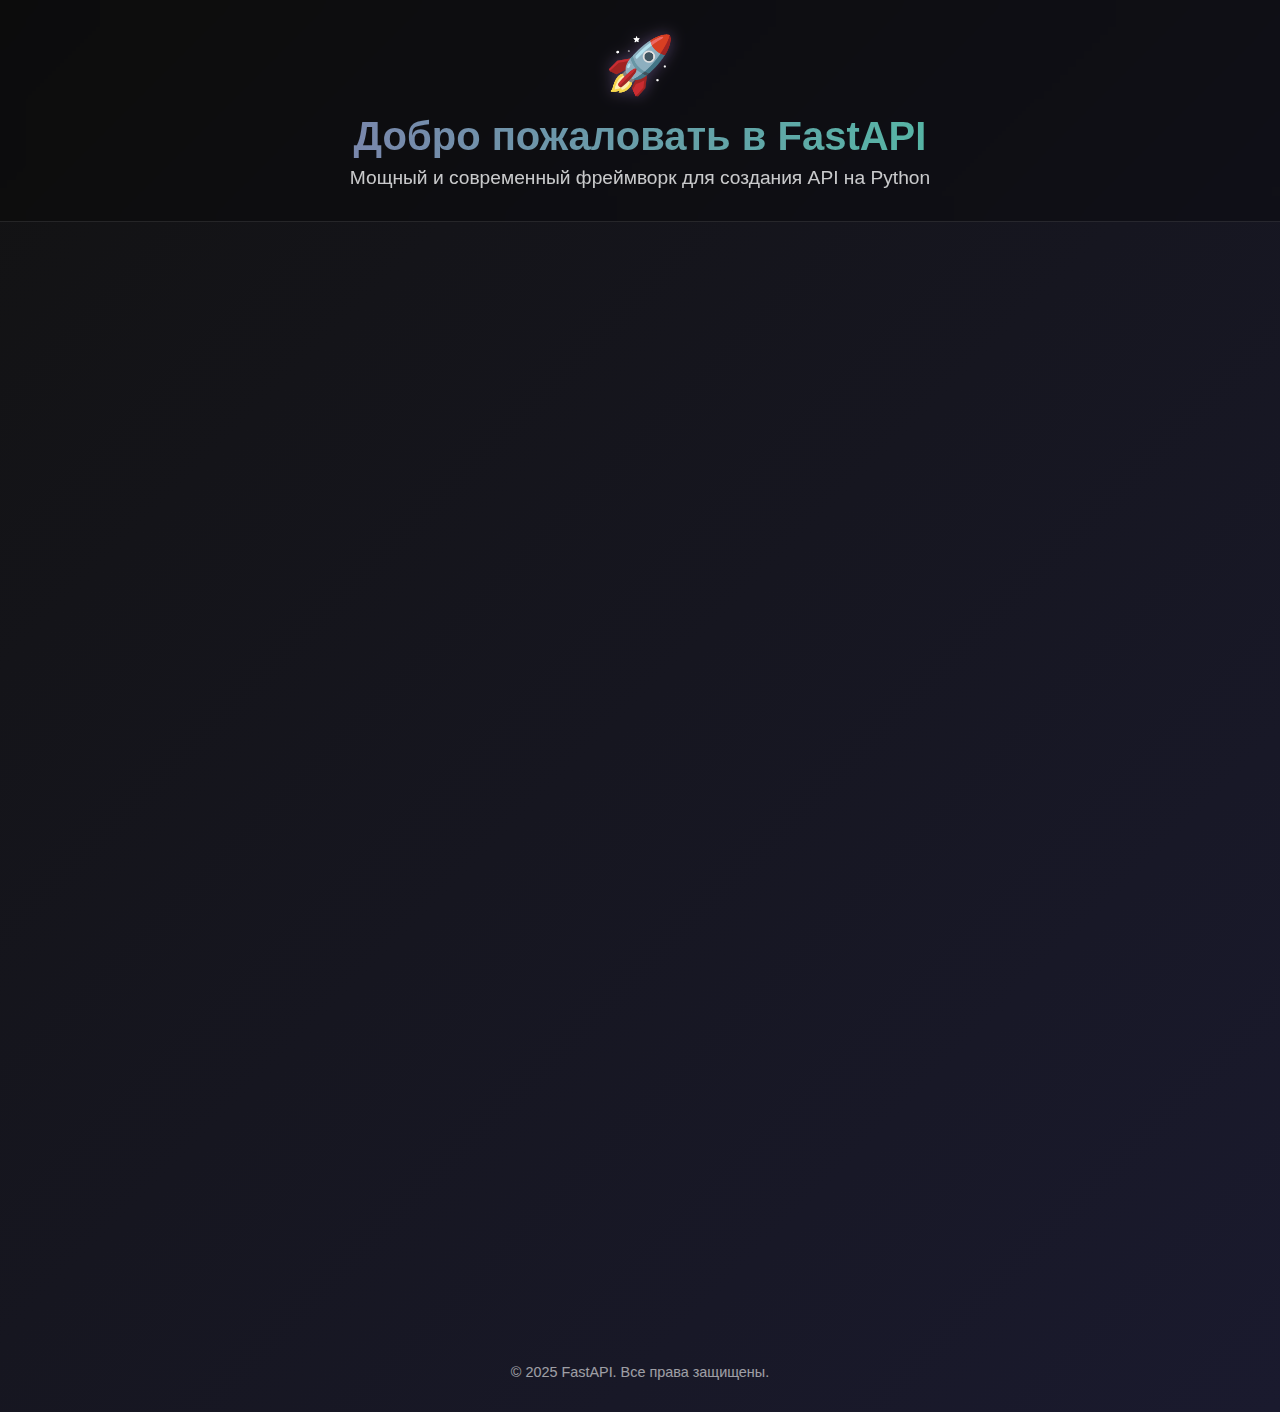
<file: app/templates/index.html>
<!DOCTYPE html>
<html lang="ru">
<head>
    <meta charset="UTF-8">
    <meta name="viewport" content="width=device-width, initial-scale=1.0">
    <link rel="shortcut icon" href="../static/pictures/favicon.ico" type="image/x-icon" />
    <link rel="stylesheet" href="../static/css/styles.css">
    <script src="../static/js/scripts.js"></script>
    <title>Главная страница | FastAPI</title>

</head>
<body>
<header class="header">
    <div class="logo">🚀</div>
    <h1>Добро пожаловать в FastAPI</h1>
    <p class="subtitle">Мощный и современный фреймворк для создания API на Python</p>
</header>

<div class="container">
    <div class="cards">
        <!-- Карточка 1: Админ-панель -->
        <div class="card">
            <div class="card-header">
                <div class="card-icon">👑</div>
                <h2 class="card-title">Админ-панель</h2>
            </div>
            <div class="card-body">
                <p>Управление пользователями, настройками и данными системы.</p>
                <p>Доступ только для администраторов.</p>
                <a href="/admin" class="btn">Перейти в админку</a>
            </div>
        </div>

        <!-- Карточка 2: Swagger документация -->
        <div class="card">
            <div class="card-header">
                <div class="card-icon">📚</div>
                <h2 class="card-title">Swagger UI</h2>
            </div>
            <div class="card-body">
                <p>Интерактивная документация API с возможностью тестирования эндпоинтов.</p>
                <p>Все доступные методы и параметры.</p>
                <a href="/docs" class="btn">Открыть документацию</a>
            </div>
        </div>

        <!-- Карточка 3: Авторизация -->
        <div class="card">
            <div class="card-header">
                <div class="card-icon">🔑</div>
                <h2 class="card-title">Авторизация</h2>
            </div>
            <div class="card-body">
                <form id="loginForm">
                    <div class="form-group">
                        <label for="email">Email</label>
                        <input type="email" id="email" placeholder="Введите ваш email" required>
                    </div>
                    <div class="form-group">
                        <label for="password">Пароль</label>
                        <input type="password" id="password" placeholder="Введите пароль" required>
                    </div>
                    <button type="submit" class="btn">Войти в систему</button>
                </form>
                <p style="text-align: center; margin-top: 1rem; opacity: 0.7;">
                    <a href="/registration" class="btn-secondary" style="margin-top: 1rem;">Регистрация</a>
                </p>
            </div>
        </div>
    </div>
</div>

<footer class="footer">
    <p>© 2025 FastAPI. Все права защищены.</p>
</footer>
</body>
</html>
</file>
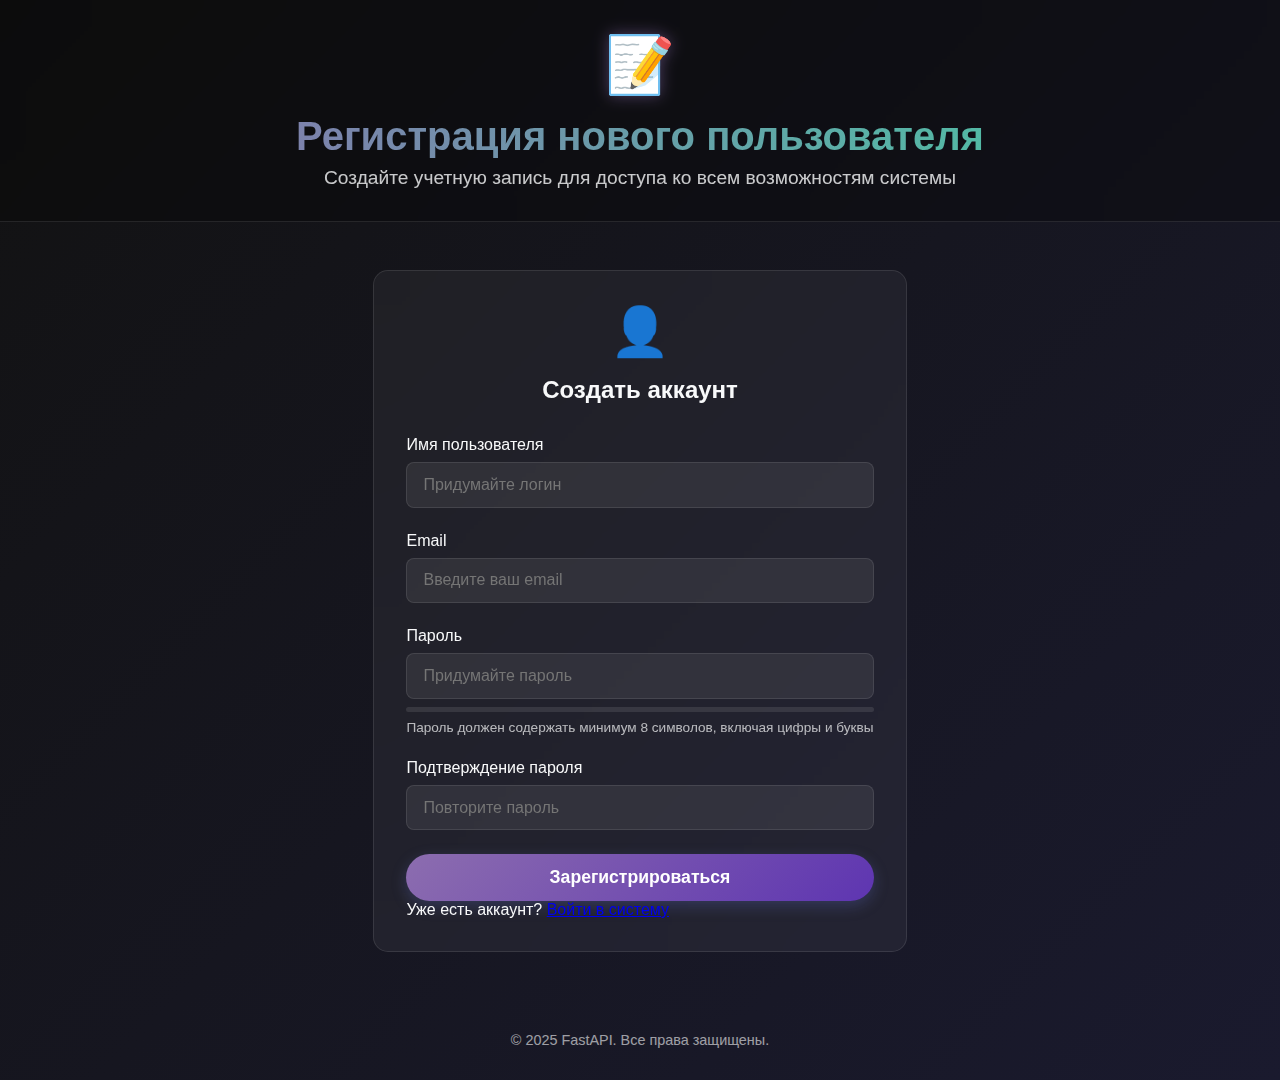
<file: app/templates/register.html>
<!DOCTYPE html>
<html lang="ru">
<head>
    <meta charset="UTF-8">
    <meta name="viewport" content="width=device-width, initial-scale=1.0">
    <link rel="shortcut icon" href="../static/pictures/favicon.ico" type="image/x-icon"/>
    <link rel="stylesheet" href="../static/css/styles.css">
    <link rel="stylesheet" href="../static/css/register.css">
    <script src="../static/js/scripts.js"></script>
    <script src="../static/js/register.js"></script>
    <title>Регистрация | FastAPI</title>
    <style>

    </style>
</head>
<body>
<header class="header">
    <div class="logo">📝</div>
    <h1>Регистрация нового пользователя</h1>
    <p class="subtitle">Создайте учетную запись для доступа ко всем возможностям системы</p>
</header>

<div class="container register-container">
    <div class="register-card">
        <div class="register-header">
            <div class="register-icon">👤</div>
            <h2>Создать аккаунт</h2>
        </div>

        <form id="registerForm">
            <div class="form-group">
                <label for="username">Имя пользователя</label>
                <input type="text" id="username" placeholder="Придумайте логин" required>
                <div class="error-message" id="usernameError">Имя пользователя должно содержать от 3 до 20 символов
                </div>
            </div>

            <div class="form-group">
                <label for="email">Email</label>
                <input type="email" id="email" placeholder="Введите ваш email" required>
                <div class="error-message" id="emailError">Пожалуйста, введите корректный email</div>
            </div>

            <div class="form-group">
                <label for="password">Пароль</label>
                <input type="password" id="password" placeholder="Придумайте пароль" required>
                <div class="password-strength">
                    <div class="strength-meter" id="passwordStrength"></div>
                </div>
                <div class="password-tips">
                    Пароль должен содержать минимум 8 символов, включая цифры и буквы
                </div>
                <div class="error-message" id="passwordError">Пароль слишком слабый</div>
            </div>

            <div class="form-group">
                <label for="confirmPassword">Подтверждение пароля</label>
                <input type="password" id="confirmPassword" placeholder="Повторите пароль" required>
                <div class="error-message" id="confirmPasswordError">Пароли не совпадают</div>
            </div>

            <button type="submit" class="btn">Зарегистрироваться</button>
        </form>

        <div class="success-message" id="successMessage">
            <div class="success-icon">✓</div>
            <h3>Регистрация прошла успешно!</h3>
            <p>Ваш аккаунт был успешно создан.</p>
            <button id="successBtn" class="btn" style="margin-top: 1rem;">OK</button>
        </div>

        <div class="error-message" id="errorMessage" style="display: none;">
            <div class="error-icon">⚠️</div>
            <h3>Ошибка регистрации</h3>
            <p id="errorDetail">При обработке вашего запроса произошла ошибка.</p>
            <button id="retryBtn" class="btn btn-error" style="margin-top: 1rem;">Попробовать снова</button>
        </div>

        <div class="text-center mt-3">
            <p>Уже есть аккаунт? <a href="/">Войти в систему</a></p>
        </div>
    </div>
</div>

<footer class="footer">
    <p>© 2025 FastAPI. Все права защищены.</p>
</footer>
</body>
</html>
</file>
<file: app/static/css/styles.css>
:root {
    --primary: #8c6daf;
    --secondary: #5e35b1;
    --dark: #121212;
    --light: #f8f9fa;
    --success: #43cea2;
    --danger: #ff6b6b;
}

* {
    margin: 0;
    padding: 0;
    box-sizing: border-box;
    font-family: 'Segoe UI', Tahoma, Geneva, Verdana, sans-serif;
}

body {
    background: linear-gradient(135deg, var(--dark), #1a1a2e);
    color: var(--light);
    min-height: 100vh;
    display: flex;
    flex-direction: column;
    overflow-x: hidden;
}

.header {
    padding: 2rem;
    text-align: center;
    background: rgba(0, 0, 0, 0.3);
    backdrop-filter: blur(10px);
    border-bottom: 1px solid rgba(255, 255, 255, 0.1);
}

.logo {
    font-size: 3.5rem;
    margin-bottom: 1rem;
    color: var(--primary);
    text-shadow: 0 0 15px rgba(140, 109, 175, 0.5);
    animation: float 3s ease-in-out infinite;
}

h1 {
    font-size: 2.5rem;
    margin-bottom: 0.5rem;
    background: linear-gradient(to right, var(--primary), var(--success));
    -webkit-background-clip: text;
    background-clip: text;
    color: transparent;
}

.subtitle {
    font-size: 1.2rem;
    opacity: 0.8;
    max-width: 800px;
    margin: 0 auto;
}

.container {
    max-width: 1200px;
    margin: 3rem auto;
    padding: 0 2rem;
    flex: 1;
}

.cards {
    display: grid;
    grid-template-columns: repeat(auto-fit, minmax(300px, 1fr));
    gap: 2rem;
    margin-top: 2rem;
}

.card {
    background: rgba(255, 255, 255, 0.05);
    border-radius: 15px;
    overflow: hidden;
    transition: transform 0.3s ease, box-shadow 0.3s ease;
    backdrop-filter: blur(10px);
    border: 1px solid rgba(255, 255, 255, 0.1);
    opacity: 0;
    transform: translateY(20px);
    animation: fadeIn 0.5s forwards;
}

.card:nth-child(1) {
    animation-delay: 0.2s;
}

.card:nth-child(2) {
    animation-delay: 0.4s;
}

.card:nth-child(3) {
    animation-delay: 0.6s;
}

.card:hover {
    transform: translateY(-10px);
    box-shadow: 0 15px 30px rgba(0, 0, 0, 0.3);
}

.card-header {
    background: linear-gradient(135deg, var(--primary), var(--secondary));
    padding: 1.5rem;
    text-align: center;
}

.card-icon {
    font-size: 3rem;
    margin-bottom: 1rem;
}

.card-title {
    font-size: 1.5rem;
    margin-bottom: 0.5rem;
}

.card-body {
    padding: 2rem;
    line-height: 1.6;
}

.btn {
    display: inline-block;
    padding: 0.8rem 2rem;
    background: linear-gradient(135deg, var(--primary), var(--secondary));
    color: white;
    text-decoration: none;
    border-radius: 50px;
    font-weight: bold;
    border: none;
    cursor: pointer;
    transition: all 0.3s ease;
    text-align: center;
    width: 100%;
    font-size: 1.1rem;
    box-shadow: 0 5px 15px rgba(92, 107, 192, 0.3);
}

.btn:hover {
    transform: translateY(-3px);
    box-shadow: 0 8px 20px rgba(92, 107, 192, 0.5);
}

.btn-secondary {
    background: rgba(255, 255, 255, 0.1);
    border: 1px solid rgba(255, 255, 255, 0.2);
}

.btn-secondary:hover {
    background: rgba(255, 255, 255, 0.2);
}

.form-group {
    margin-bottom: 1.5rem;
}

label {
    display: block;
    margin-bottom: 0.5rem;
    font-weight: 500;
}

input {
    width: 100%;
    padding: 0.8rem 1rem;
    background: rgba(255, 255, 255, 0.07);
    border: 1px solid rgba(255, 255, 255, 0.1);
    border-radius: 8px;
    color: white;
    font-size: 1rem;
    transition: all 0.3s ease;
}

input:focus {
    outline: none;
    border-color: var(--primary);
    background: rgba(140, 109, 175, 0.1);
}

.footer {
    text-align: center;
    padding: 2rem;
    margin-top: auto;
    opacity: 0.6;
    font-size: 0.9rem;
}

@keyframes float {
    0%, 100% {
        transform: translateY(0);
    }
    50% {
        transform: translateY(-10px);
    }
}

@keyframes fadeIn {
    to {
        opacity: 1;
        transform: translateY(0);
    }
}

@media (max-width: 768px) {
    .cards {
        grid-template-columns: 1fr;
    }

    h1 {
        font-size: 2rem;
    }

    .logo {
        font-size: 2.5rem;
    }
}
</file>
<file: app/static/css/register.css>
.register-container {
    max-width: 600px;
    margin: 3rem auto;
    padding: 0 1rem;
}

.register-card {
    background: rgba(255, 255, 255, 0.05);
    border-radius: 15px;
    overflow: hidden;
    backdrop-filter: blur(10px);
    border: 1px solid rgba(255, 255, 255, 0.1);
    padding: 2rem;
}

.register-header {
    text-align: center;
    margin-bottom: 2rem;
}

.register-icon {
    font-size: 3rem;
    margin-bottom: 1rem;
    color: var(--primary);
}

.password-strength {
    height: 5px;
    background: rgba(255, 255, 255, 0.1);
    border-radius: 5px;
    margin-top: 0.5rem;
    overflow: hidden;
}

.strength-meter {
    height: 100%;
    width: 0%;
    transition: width 0.3s ease;
    border-radius: 5px;
}

.weak {
    background: var(--danger);
    width: 33%;
}

.medium {
    background: orange;
    width: 66%;
}

.strong {
    background: var(--success);
    width: 100%;
}

.password-tips {
    margin-top: 0.5rem;
    font-size: 0.85rem;
    opacity: 0.7;
}

.success-message {
    display: none;
    text-align: center;
    padding: 2rem;
    background: rgba(67, 206, 162, 0.1);
    border-radius: 10px;
    border: 1px solid rgba(67, 206, 162, 0.3);
    margin-top: 2rem;
    animation: fadeIn 0.5s forwards;
}

.success-icon {
    font-size: 4rem;
    color: var(--success);
    margin-bottom: 1rem;
}

.error-message {
    color: var(--danger);
    font-size: 0.9rem;
    margin-top: 0.3rem;
    display: none;
}

@keyframes fadeIn {
    from {
        opacity: 0;
        transform: translateY(20px);
    }
    to {
        opacity: 1;
        transform: translateY(0);
    }
}


/* Стили для сообщения об ошибке */
.error-message {
    display: none;
    text-align: center;
    padding: 2rem;
    background: rgba(255, 107, 107, 0.1);
    border-radius: 10px;
    border: 1px solid rgba(255, 107, 107, 0.3);
    margin-top: 2rem;
    animation: fadeIn 0.5s forwards;
}

.error-icon {
    font-size: 4rem;
    color: var(--danger);
    margin-bottom: 1rem;
    animation: shake 0.5s ease-in-out;
}

.error-detail {
    font-size: 1.1rem;
    margin: 1rem 0;
    padding: 1rem;
    background: rgba(0, 0, 0, 0.2);
    border-radius: 8px;
    border-left: 4px solid var(--danger);
}

.btn-error {
    background: linear-gradient(135deg, var(--danger), #e55353);
    box-shadow: 0 5px 15px rgba(255, 107, 107, 0.3);
}

.btn-error:hover {
    background: linear-gradient(135deg, #e55353, #cc4a4a);
    box-shadow: 0 8px 20px rgba(255, 107, 107, 0.5);
}

/* Анимации */
@keyframes fadeIn {
    from {
        opacity: 0;
        transform: translateY(20px);
    }
    to {
        opacity: 1;
        transform: translateY(0);
    }
}

@keyframes shake {
    0%, 100% {
        transform: translateX(0);
    }
    20%, 60% {
        transform: translateX(-5px);
    }
    40%, 80% {
        transform: translateX(5px);
    }
}

/* Дополнительные стили для формы регистрации */
.error-field {
    border: 1px solid var(--danger) !important;
    background: rgba(255, 107, 107, 0.1) !important;
}

.field-error {
    color: var(--danger);
    font-size: 0.9rem;
    margin-top: 0.3rem;
    display: block;
}
</file>
